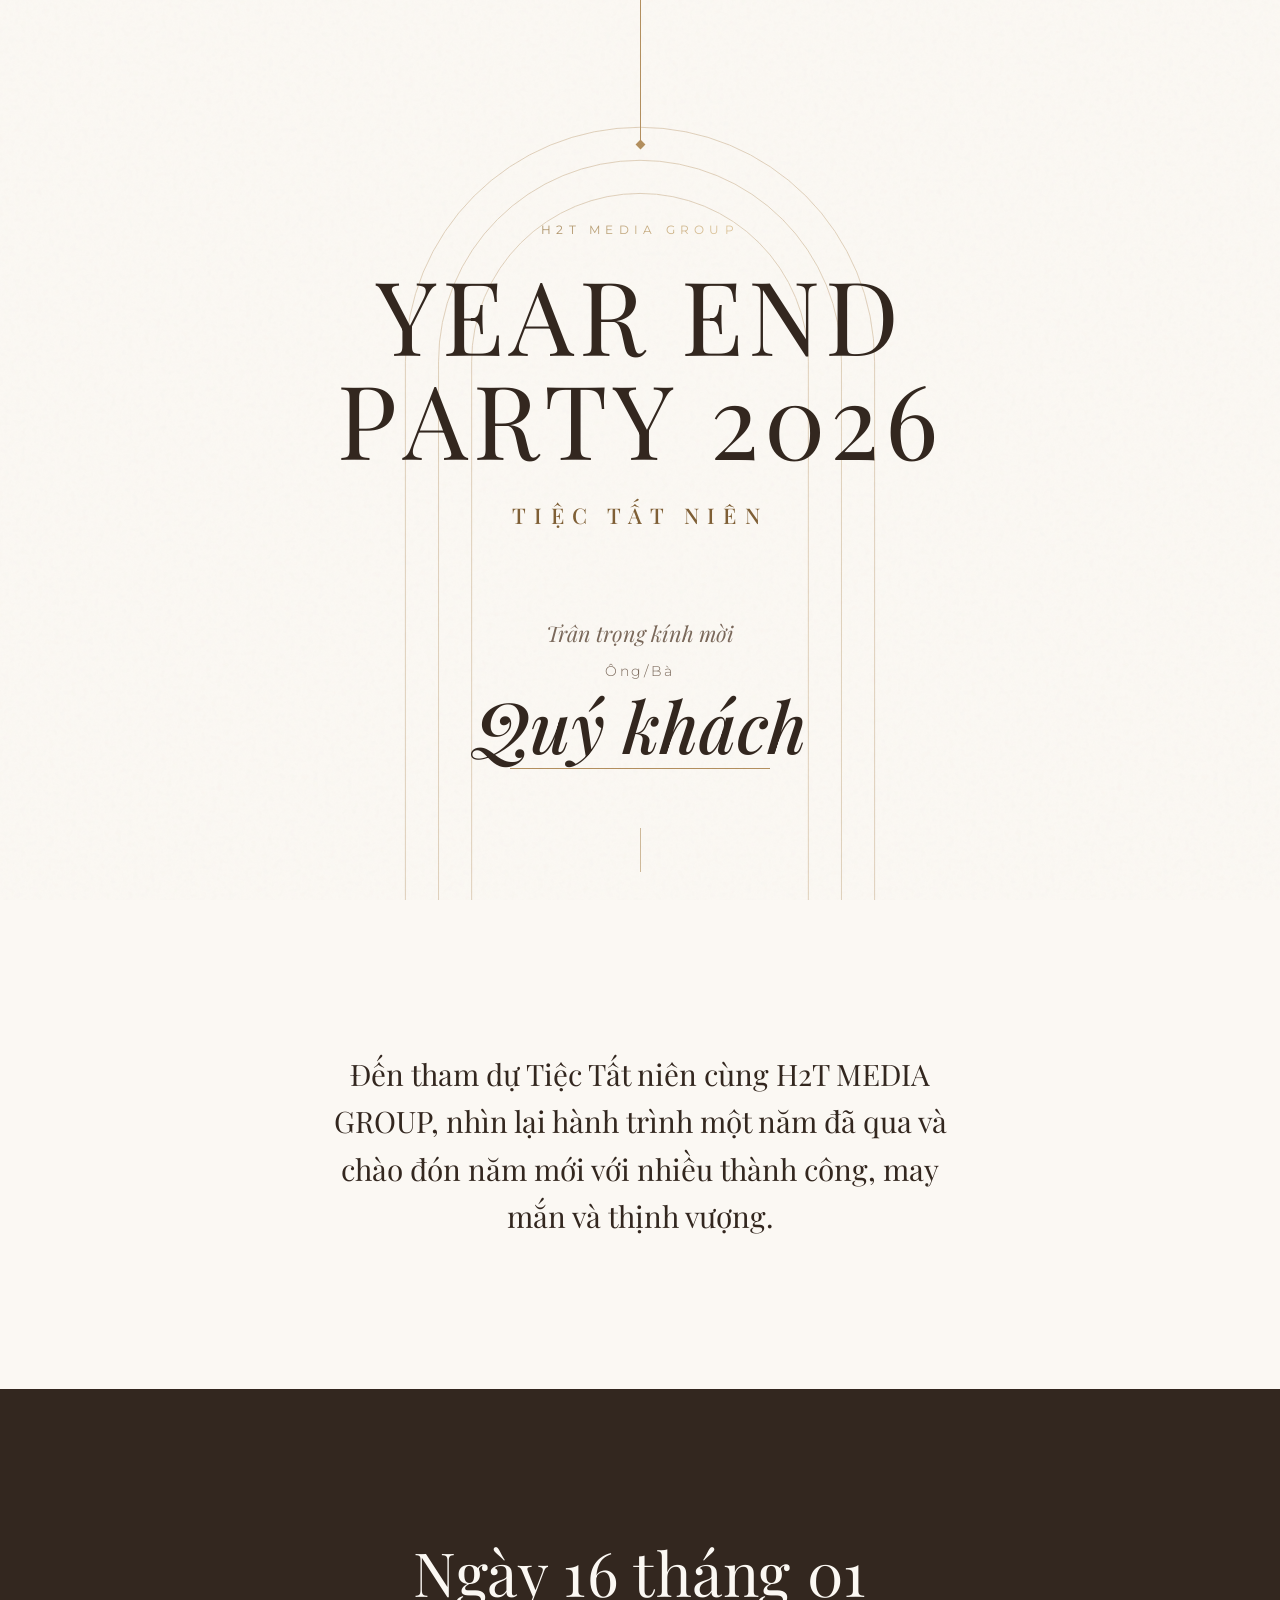
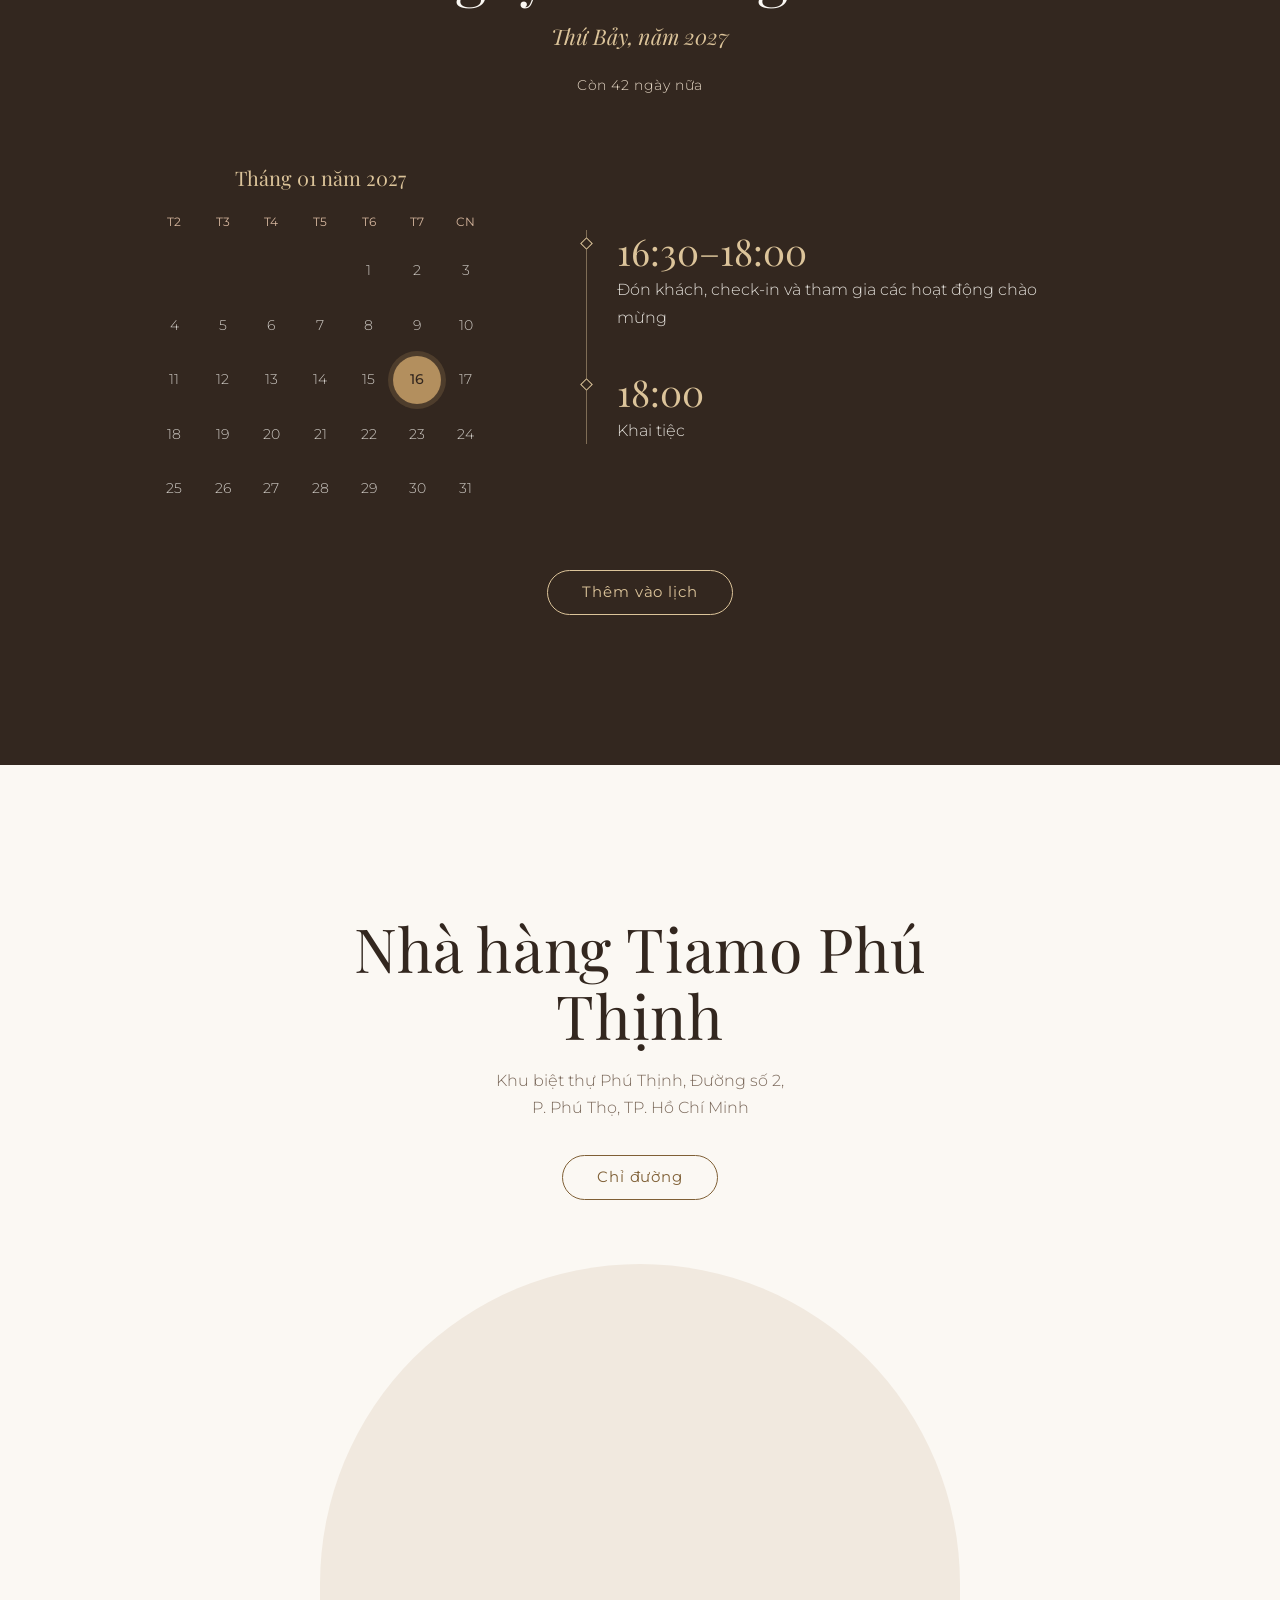
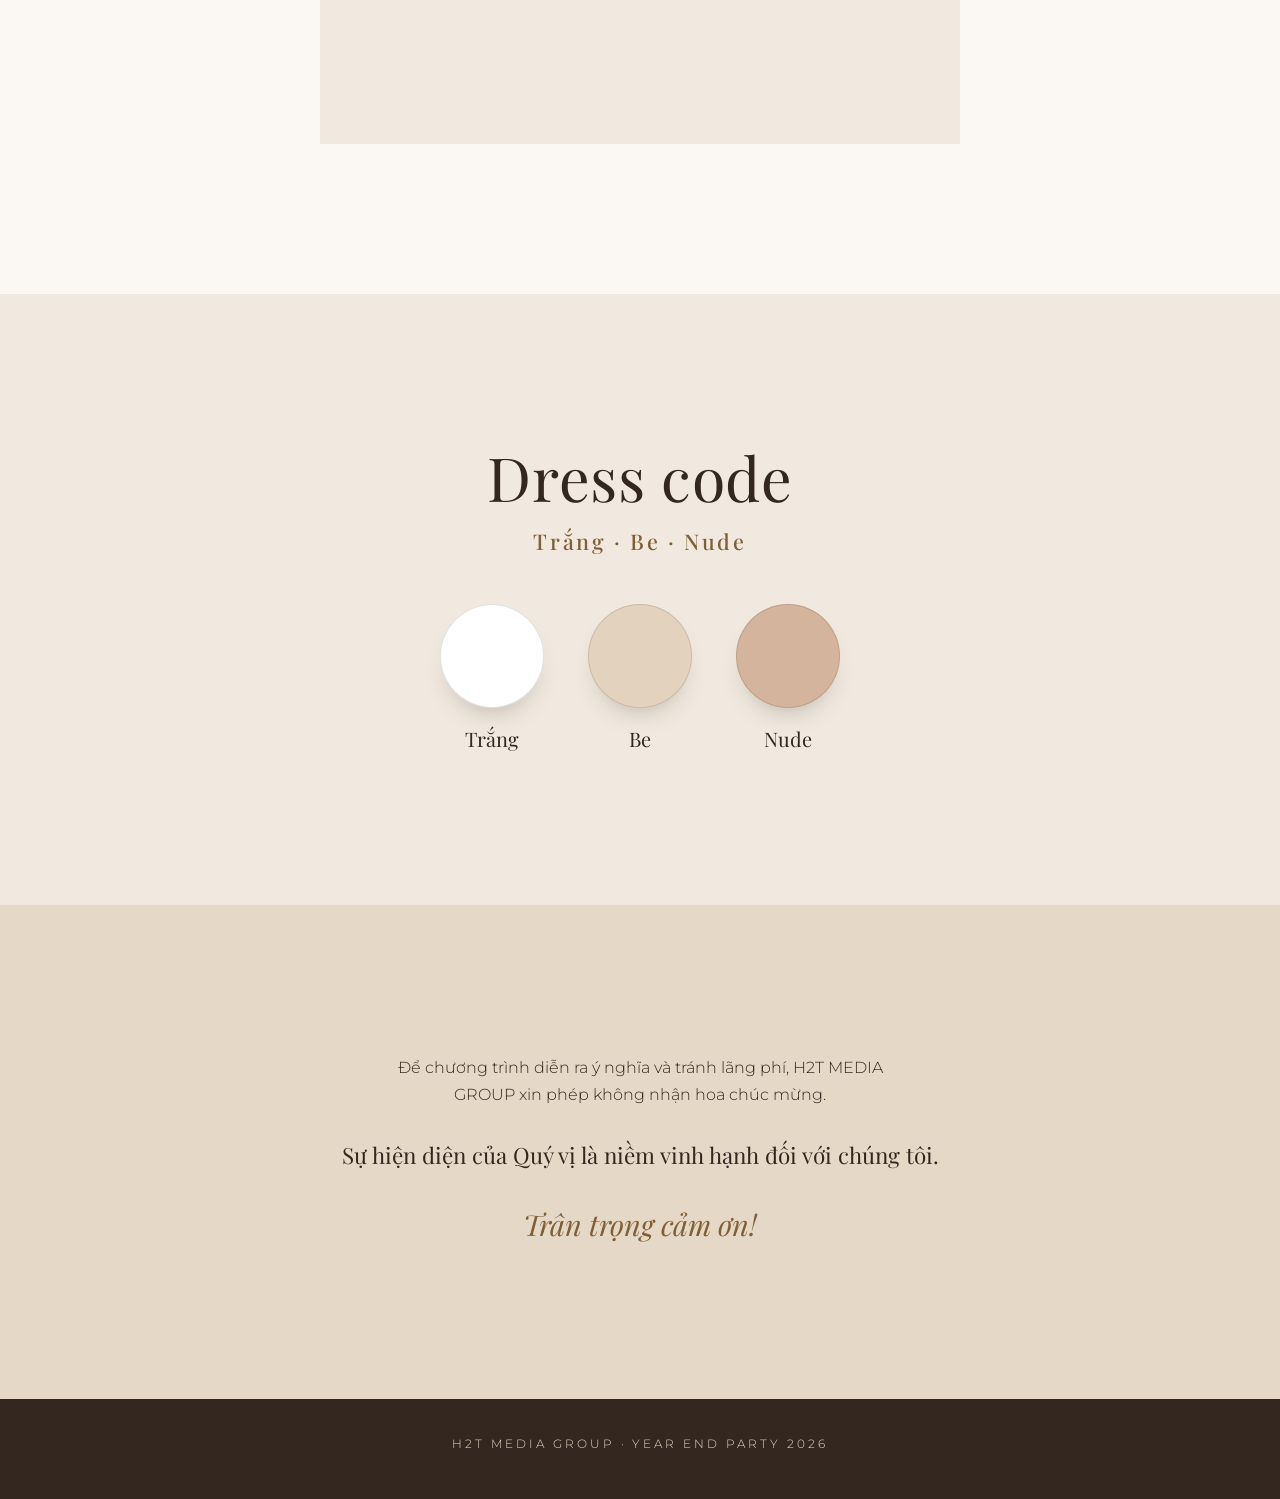
<file: index.html>
<!doctype html>
<html lang="vi">
<head>
  <meta charset="utf-8">
  <meta name="viewport" content="width=device-width, initial-scale=1, viewport-fit=cover">
  <title>Thư mời Tiệc Tất niên — H2T Media Group</title>
  <meta name="description" content="Thư mời tham dự Tiệc Tất niên H2T Media Group — Year End Party 2026.">
  <meta name="robots" content="noindex">
  <meta name="theme-color" content="#FBF8F3">
  <link rel="preconnect" href="https://fonts.googleapis.com">
  <link rel="preconnect" href="https://fonts.gstatic.com" crossorigin>
  <link href="https://fonts.googleapis.com/css2?family=Montserrat:ital,wght@0,300;0,400;0,500;1,300;1,400&family=Playfair+Display:ital,wght@0,400;0,500;0,600;1,400;1,500&display=swap" rel="stylesheet">
  <link rel="stylesheet" href="css/style.css">
</head>
<body>
  <main id="app" aria-live="polite"></main>
  <dialog id="lightbox" aria-label="Xem ảnh"><img alt=""><button type="button" aria-label="Đóng">×</button></dialog>
  <dialog id="video-dialog" aria-label="Xem video"><div id="video-dialog-inner"></div><button type="button" aria-label="Đóng">×</button></dialog>

  <script src="js/data.js"></script>
  <script src="js/store.js"></script>
  <script src="js/invite.js"></script>
</body>
</html>
</file>
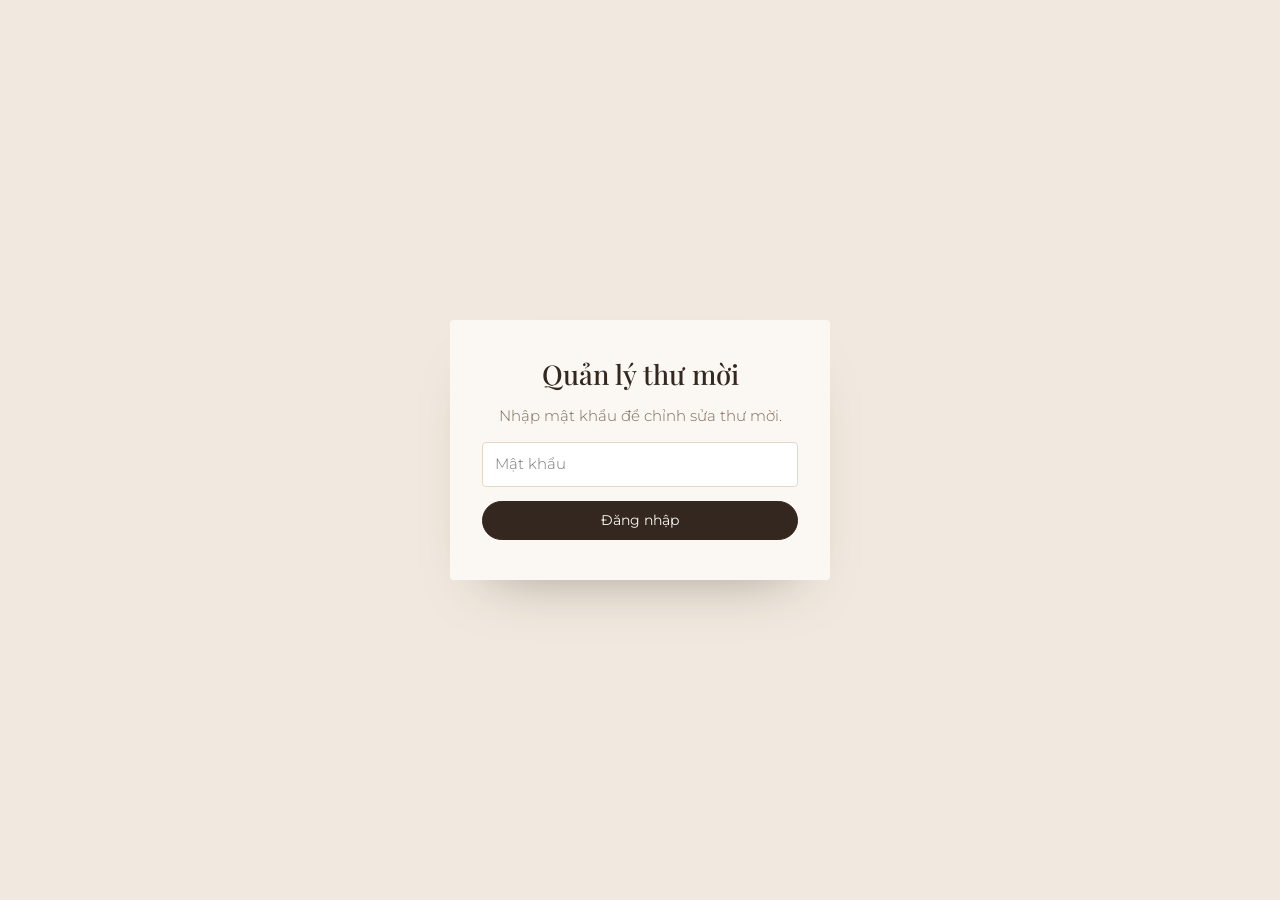
<file: admin.html>
<!doctype html>
<html lang="vi">
<head>
  <meta charset="utf-8">
  <meta name="viewport" content="width=device-width, initial-scale=1">
  <title>Quản lý thư mời — H2T Media Group</title>
  <meta name="robots" content="noindex, nofollow">
  <link rel="preconnect" href="https://fonts.googleapis.com">
  <link rel="preconnect" href="https://fonts.gstatic.com" crossorigin>
  <link href="https://fonts.googleapis.com/css2?family=Montserrat:ital,wght@0,300;0,400;0,500;1,300;1,400&family=Playfair+Display:ital,wght@0,400;0,500;0,600;1,400;1,500&display=swap" rel="stylesheet">
  <link rel="stylesheet" href="css/admin.css">
</head>
<body>

<!-- Khóa đăng nhập đơn giản (chỉ để chặn người xem tò mò, không phải bảo mật thật) -->
<div id="gate" class="gate" hidden>
  <div class="gate-box">
    <h1>Quản lý thư mời</h1>
    <p>Nhập mật khẩu để chỉnh sửa thư mời.</p>
    <input id="gate-pass" type="password" placeholder="Mật khẩu" autocomplete="current-password">
    <button id="gate-btn" class="btn btn--solid" type="button">Đăng nhập</button>
    <p id="gate-err" class="err" hidden>Mật khẩu chưa đúng. Thử lại nhé.</p>
  </div>
</div>

<div id="admin" hidden>
  <header class="bar">
    <div>
      <h1>Quản lý thư mời</h1>
      <p id="status" class="status" role="status">Đã tải dữ liệu</p>
    </div>
    <div class="bar-actions">
      <a class="btn" href="index.html" target="_blank" rel="noopener">Mở thư mời</a>
      <button class="btn" id="btn-export" type="button">Tải data.js</button>
      <label class="btn">Nhập dữ liệu<input id="file-import" type="file" accept=".js,.json" hidden></label>
      <button class="btn btn--ghost" id="btn-reset" type="button">Khôi phục mặc định</button>
    </div>
  </header>

  <div class="layout">
    <form class="panel" id="form" onsubmit="return false" autocomplete="off">

      <section class="card">
        <h2>Màu sắc &amp; Giao diện</h2>
        <label>Bộ màu có sẵn</label>
        <div id="theme-presets" class="row row--btn" style="margin-bottom: 8px;"></div>
        
        <p class="hint">Các vai trò màu (Tự động tính độ tương phản)</p>
        <div id="theme-colors" class="list"></div>
        <div id="contrast-warning" class="err" hidden style="margin-top:4px;"></div>
        
        <label style="margin-top:12px">Nền phần Đầu trang (Hero)</label>
        <div class="row">
          <select id="hero-bg-type">
            <option value="color">Màu đơn</option>
            <option value="gradient2">Chuyển sắc 2 màu</option>
            <option value="gradient3">Chuyển sắc 3 màu</option>
          </select>
          <select id="hero-bg-dir" hidden>
            <option value="to bottom">Dọc (từ trên xuống)</option>
            <option value="to bottom right">Chéo (xuống góc phải)</option>
            <option value="circle at center">Tỏa tròn (từ giữa)</option>
          </select>
        </div>
        <div id="hero-bg-colors" class="row row--btn" style="margin-top:8px"></div>
        
        <p class="hint" style="margin-top:12px">Nền từng khối nội dung</p>
        <div id="section-bgs" class="list"></div>
        
        <div class="row row--btn" style="margin-top:16px">
          <button class="btn btn--small btn--ghost" type="button" id="btn-reset-theme">Hoàn tác về mặc định</button>
          <button class="btn btn--small" type="button" id="btn-save-theme">Lưu bộ màu này</button>
        </div>
        <div id="saved-themes" class="row row--btn" style="margin-top:8px"></div>
      </section>

      <section class="card">
        <h2>Clip giới thiệu</h2>
        <label class="check"><input type="checkbox" id="video-enabled"> Hiện clip trên thư mời</label>
        <div id="video-settings" hidden>
          <label>Nguồn clip<select id="video-source-type">
            <option value="youtube">Link YouTube / Vimeo</option>
            <option value="url">Đường dẫn tự do (URL / Thư mục media/)</option>
            <option value="drive">Link Google Drive</option>
            <option value="upload">Tải clip trực tiếp (File nhỏ)</option>
          </select></label>
          
          <div id="video-input-url">
            <label>Đường dẫn clip<input id="video-url" placeholder="https://... hoặc media/clip.mp4"></label>
            <p class="hint">Video nặng nên đưa lên YouTube/Vimeo (Không công khai). Hoặc tải file bằng FTP vào thư mục media/ rồi nhập media/ten-file.mp4.</p>
          </div>
          <div id="video-input-upload" hidden>
            <label class="btn btn--solid" style="display:inline-block; margin-top:8px; margin-bottom: 8px;">Tải clip từ máy tính<input type="file" id="video-file" accept="video/mp4,video/webm" hidden></label>
            <p class="hint">Lưu ý: Chỉ hỗ trợ video ngắn và cực nhẹ (< 4MB) do giới hạn lưu trữ của trình duyệt web (LocalStorage). Nếu lớn hơn, hãy dùng link YouTube.</p>
          </div>
          
          <div id="img-poster" class="imgfield"></div>
          
          <div class="row">
            <label>Tiêu đề ngắn<input id="video-title" placeholder="Không bắt buộc"></label>
            <label>Chú thích<input id="video-caption" placeholder="Không bắt buộc"></label>
          </div>
          
          <div class="row row--btn">
            <label class="check"><input type="checkbox" id="video-autoplay"> Tự phát (Tắt tiếng)</label>
            <label class="check"><input type="checkbox" id="video-loop"> Lặp lại</label>
            <label class="check"><input type="checkbox" id="video-controls"> Hiện nút điều khiển</label>
          </div>
          
          <label style="margin-top: 12px">Vị trí hiển thị
            <select id="video-position">
              <option value="hero">Nền phần Đầu trang (Hero)</option>
              <option value="slot-0">Dưới tên khách</option>
              <option value="slot-1">Dưới phần Lời mời</option>
              <option value="slot-2">Dưới phần Thời gian</option>
              <option value="slot-3">Dưới phần Địa điểm</option>
              <option value="slot-4">Dưới phần Dress code</option>
              <option value="slot-5">Dưới phần Hình ảnh</option>
              <option value="slot-6">Dưới phần Cảm ơn (Cuối trang)</option>
              <option value="floating">Nút tròn nổi ở góc màn hình</option>
            </select>
          </label>
          
          <div class="row" id="video-frame-opts">
            <label>Kiểu khung<select id="video-frame-style">
              <option value="arch">Khung vòm</option>
              <option value="round">Chữ nhật bo góc nhẹ</option>
              <option value="full">Toàn chiều rộng</option>
            </select></label>
            <label>Tỉ lệ<select id="video-aspect-ratio">
              <option value="16:9">16:9 (Ngang)</option>
              <option value="9:16">9:16 (Dọc)</option>
              <option value="1:1">1:1 (Vuông)</option>
            </select></label>
            <label>Căn lề (PC)<select id="video-align">
              <option value="center">Giữa (Mặc định)</option>
              <option value="left">Trái (Chữ cuộn bên phải)</option>
              <option value="right">Phải (Chữ cuộn bên trái)</option>
            </select></label>
          </div>
        </div>
      </section>

      <section class="card">
        <h2>Thông tin chung</h2>
        <label>Tên đơn vị<input data-k="brand"></label>
        <label>Tên sự kiện<input data-k="eventName"></label>
        <label>Tiêu đề phụ<input data-k="subtitle"></label>
        <label>Câu mời<input data-k="inviteLabel"></label>
        <div class="row">
          <label>Xưng hô trước tên khách<input data-k="guestPrefix"></label>
          <label>Tên hiển thị khi không có tên khách<input data-k="defaultGuest"></label>
        </div>
        <label>Lời mời<textarea data-k="intro" rows="4"></textarea></label>
      </section>

      <section class="card">
        <h2>Thời gian và lịch trình</h2>
        <div class="row row--3">
          <label>Ngày<input type="date" data-k="date"></label>
          <label>Giờ bắt đầu (cho lịch)<input type="time" data-k="timeStart"></label>
          <label>Giờ kết thúc (cho lịch)<input type="time" data-k="timeEnd"></label>
        </div>
        <p class="hint">Các mốc giờ hiển thị trên thư mời:</p>
        <div id="schedule" class="list"></div>
        <button class="btn btn--small" type="button" id="add-schedule">Thêm mốc giờ</button>
      </section>

      <section class="card">
        <h2>Địa điểm</h2>
        <label>Tên địa điểm<input data-k="venue"></label>
        <label>Địa chỉ<textarea data-k="address" rows="2"></textarea></label>
        <label>Từ khóa tìm trên Google Maps<input data-k="mapQuery"></label>
        <label class="check"><input type="checkbox" data-k="showMap"> Hiện bản đồ trên thư mời</label>
      </section>

      <section class="card">
        <h2>Dress code</h2>
        <label>Tiêu đề<input data-k="dressTitle"></label>
        <div id="colors" class="list"></div>
        <button class="btn btn--small" type="button" id="add-color">Thêm màu</button>
        <label>Ghi chú thêm (không bắt buộc)<textarea data-k="dressNote" rows="2"></textarea></label>
      </section>

      <section class="card">
        <h2>Hình ảnh</h2>
        <div id="img-cover" class="imgfield"></div>
        <div id="img-intro" class="imgfield"></div>
        <p class="hint">Thư viện ảnh</p>
        <div id="gallery" class="thumbs"></div>
        <div class="row row--btn">
          <label class="btn btn--small">Tải ảnh lên<input id="gallery-file" type="file" accept="image/*" multiple hidden></label>
          <input id="gallery-url" placeholder="hoặc dán đường dẫn ảnh, ví dụ images/anh1.jpg">
          <button class="btn btn--small" type="button" id="gallery-url-btn">Thêm</button>
        </div>
        <p class="hint">Ảnh tải lên được nén và lưu trong trình duyệt này. Muốn chia sẻ cho mọi khách: chép ảnh vào thư mục <code>images/</code> rồi dùng đường dẫn.</p>
      </section>

      <section class="card">
        <h2>Lưu ý và lời cảm ơn</h2>
        <label>Lưu ý<textarea data-k="note" rows="3"></textarea></label>
        <label>Lời cảm ơn<textarea data-k="thanks" rows="2"></textarea></label>
        <label>Câu kết<input data-k="closing"></label>
        <div class="row">
          <label>Chữ trên nút xác nhận<input data-k="rsvpLabel"></label>
          <label>Link xác nhận (Zalo, Google Form…) — để trống nếu không dùng<input data-k="rsvpLink" placeholder="https://"></label>
        </div>
      </section>

      <section class="card">
        <h2>Tạo link cho từng khách</h2>
        <p class="hint">Mỗi dòng một tên khách. Link sẽ hiển thị đúng tên đó trên thư mời.</p>
        <textarea id="guests" rows="5" placeholder="Nguyễn Văn A&#10;Trần Thị B"></textarea>
        <div class="row row--btn">
          <button class="btn btn--small" type="button" id="make-links">Tạo link</button>
          <button class="btn btn--small btn--ghost" type="button" id="copy-all">Sao chép tất cả</button>
        </div>
        <ul id="links" class="links"></ul>
      </section>
    </form>

    <aside class="preview">
      <div class="preview-head">
        <span>Xem trước</span>
        <button class="btn btn--small" type="button" id="replay">Phát lại hiệu ứng</button>
      </div>
      <iframe id="preview" title="Xem trước thư mời" src="index.html?preview=1&to=Nguy%E1%BB%85n%20V%C4%83n%20A"></iframe>
    </aside>
  </div>
</div>

<script src="js/data.js"></script>
<script src="js/store.js"></script>
<script src="js/admin.js"></script>
</body>
</html>
</file>
<file: css/style.css>
/* ============================================================
   H2T Year End Party 2026 — thư mời
   Tone màu bám theo dress code: Trắng · Be · Nude
   ============================================================ */
:root {
  --pearl: #FBF8F3;      /* trắng ngọc trai */
  --linen: #F1E9DF;      /* be nhạt */
  --sand: #E6D8C6;       /* be đậm */
  --nude: #D4B49C;       /* nude */
  --taupe: #7A685A;      /* chữ phụ */
  --cocoa: #33271F;      /* nâu cacao, chữ chính + nền tương phản */
  --gold: #B38F5E;       /* champagne cho đường kẻ, nền tối */
  --gold-ink: #7F5F35;   /* champagne đậm cho chữ trên nền sáng */
  --gold-soft: #DCC49A;  /* champagne sáng cho chữ trên nền tối */
  --serif: 'Playfair Display', 'Times New Roman', serif;
  --sans: 'Montserrat', system-ui, -apple-system, 'Segoe UI', sans-serif;
  --ease: cubic-bezier(.22, 1, .36, 1);
}

*, *::before, *::after { box-sizing: border-box; }
html { scroll-behavior: smooth; -webkit-text-size-adjust: 100%; }
body {
  margin: 0; background: var(--pearl); color: var(--cocoa);
  font-family: var(--sans); font-weight: 300; line-height: 1.7; font-size: 16px;
  -webkit-font-smoothing: antialiased; overflow-x: hidden;
}
img { max-width: 100%; display: block; }
a { color: inherit; }
:focus-visible { outline: 2px solid var(--gold); outline-offset: 3px; }

/* Hiệu ứng giấy nhám (Premium Paper Texture) */
body::before {
  content: ''; position: fixed; inset: 0; z-index: 100; pointer-events: none;
  background-image: url("data:image/svg+xml,%3Csvg viewBox='0 0 200 200' xmlns='http://www.w3.org/2000/svg'%3E%3Cfilter id='n'%3E%3CfeTurbulence type='fractalNoise' baseFrequency='0.8' numOctaves='3' stitchTiles='stitch'/%3E%3C/filter%3E%3Crect width='100%25' height='100%25' filter='url(%23n)' opacity='0.04'/%3E%3C/svg%3E");
  mix-blend-mode: multiply; opacity: 0.8;
}

/* ---------- HERO ---------- */
.hero {
  position: relative; min-height: 100svh; display: grid; place-items: center;
  padding: clamp(150px, 22vh, 220px) 24px 110px; text-align: center; overflow: hidden;
  background: radial-gradient(120% 80% at 50% 0%, #fff 0%, var(--pearl) 45%, var(--linen) 100%);
}
.hero.has-cover::before {
  content: ''; position: absolute; inset: 0; background: var(--cover) center/cover no-repeat; opacity: .28;
}
.hero.has-cover::after {
  content: ''; position: absolute; inset: 0;
  background: linear-gradient(180deg, rgba(251,248,243,.78), rgba(251,248,243,.55) 50%, rgba(241,233,223,.9));
}
.arches {
  position: absolute; left: 50%; bottom: 0; transform: translateX(-50%);
  width: min(94vw, 640px); height: 92%; z-index: 1; fill: none;
  stroke: var(--gold); stroke-width: .7; opacity: .38;
  stroke-dasharray: 2000; stroke-dashoffset: 2000; animation: drawArch 3s var(--ease) .5s forwards;
}
@keyframes drawArch { to { stroke-dashoffset: 0; } }
.hero-inner { position: relative; z-index: 2; max-width: 880px; }

/* sợi chỉ champagne rủ từ trên xuống, treo cả bố cục */
.thread {
  position: absolute; z-index: 2; top: 0; left: 50%; width: 1px; height: clamp(84px, 16vh, 150px);
  background: linear-gradient(var(--gold), var(--gold));
  transform-origin: top; transform: scaleY(0); animation: thread 1.2s var(--ease) .1s forwards;
}
.thread::after {
  content: ''; position: absolute; left: -3px; bottom: -4px; width: 7px; height: 7px;
  background: var(--gold); transform: rotate(45deg) scale(0); animation: pop .5s var(--ease) 1.1s forwards;
}
@keyframes thread { to { transform: scaleY(1); } }
@keyframes pop { to { transform: rotate(45deg) scale(1); } }

.brand {
  margin: 0 0 22px; font-size: .78rem; letter-spacing: .42em; font-weight: 400; color: var(--gold-ink);
  background: linear-gradient(110deg, var(--gold-ink) 10%, #DCC49A 30%, var(--gold-ink) 50%);
  background-size: 200% auto; -webkit-background-clip: text; color: transparent; animation: foil 4s linear infinite;
}
@keyframes foil { to { background-position: -200% center; } }
.event {
  margin: 0; font-family: var(--serif); font-weight: 300; line-height: 1.02;
  font-size: clamp(2.7rem, 10.5vw, 6.4rem); letter-spacing: .05em; color: var(--cocoa);
}
.subtitle {
  margin: 26px 0 0; font-family: var(--serif); font-weight: 500;
  font-size: clamp(1rem, 3.2vw, 1.35rem); letter-spacing: .38em; color: var(--gold-ink);
}
.invite-label {
  margin: clamp(48px, 9vh, 84px) 0 6px; font-family: var(--serif); font-style: italic;
  font-size: clamp(1.1rem, 3vw, 1.35rem); color: var(--taupe);
}
.guest { display: inline-flex; flex-direction: column; align-items: center; gap: 2px; }
.guest-prefix { font-size: .85rem; letter-spacing: .2em; color: var(--taupe); }
.guest-name {
  font-family: var(--serif); font-style: italic; font-weight: 500; line-height: 1.15;
  font-size: clamp(2.3rem, 8.5vw, 4.4rem); color: var(--cocoa); padding: 0 .1em;
}
.guest-rule {
  display: block; height: 1px; width: min(260px, 60vw); background: var(--gold);
  transform: scaleX(0); animation: rule 1.2s var(--ease) 4.3s forwards;
}
@keyframes rule { to { transform: scaleX(1); } }

/* thả chữ từ trên xuống */
.w { display: inline-block; white-space: nowrap; }
.ch {
  display: inline-block; opacity: 0; transform: translateY(-1.2em) scale(0.95); filter: blur(6px);
  animation: drop 1.1s cubic-bezier(.3, 1.25, .5, 1) forwards;
  animation-delay: calc(var(--base, 0s) + var(--i) * 55ms);
}
@keyframes drop { 
  to { opacity: 1; transform: none; filter: blur(0); } 
}
.fade { opacity: 0; animation: fadeIn 1.1s ease forwards; animation-delay: var(--d, 0s); }
@keyframes fadeIn { to { opacity: 1; } }

.scroll-cue {
  position: absolute; z-index: 2; left: 50%; bottom: 28px; width: 24px; height: 44px; translate: -50% 0;
}
.scroll-cue i {
  position: absolute; left: 50%; top: 0; width: 1px; height: 100%; background: var(--gold); opacity: .6;
  transform-origin: top; animation: cue 2.2s ease-in-out infinite;
}
@keyframes cue { 0% { transform: scaleY(0); } 60% { transform: scaleY(1); opacity: .6; } 100% { transform: scaleY(1); opacity: 0; } }

/* ---------- KHỐI NỘI DUNG CHUNG ---------- */
.sec { padding: clamp(80px, 13vw, 150px) 24px; }
.sec--pearl { background: var(--pearl); }
.sec--linen { background: var(--linen); }
.sec--sand { background: var(--sand); }
.sec--cocoa { background: var(--cocoa); color: var(--pearl); }
.wrap { max-width: 980px; margin: 0 auto; }
.wrap--s { max-width: 640px; }
.center { text-align: center; }

.reveal { 
  opacity: 0; transform: translateY(35px) scale(0.96) rotateX(-4deg); 
  transform-origin: top center; transition: opacity 1.2s ease, transform 1.2s cubic-bezier(0.16, 1, 0.3, 1);
  will-change: transform, opacity;
}
.reveal.in { opacity: 1; transform: none; }

.h2 {
  margin: 0; font-family: var(--serif); font-weight: 400; line-height: 1.1;
  font-size: clamp(2.2rem, 7vw, 3.8rem); color: var(--pearl); letter-spacing: .01em;
}
.h2--dark { color: var(--cocoa); }
.sub { margin: 12px 0 0; font-family: var(--serif); font-size: 1.35rem; font-style: italic; color: var(--gold-soft); }
.sub--dark { color: var(--gold-ink); letter-spacing: .12em; font-style: normal; font-weight: 500; }
.count { margin: 18px 0 0; font-size: .9rem; color: var(--sand); letter-spacing: .04em; }
.small { margin: 28px auto 0; font-size: .92rem; color: var(--taupe); max-width: 46ch; }

.lead { margin: 0; font-family: var(--serif); font-size: clamp(1.35rem, 3.6vw, 1.85rem); line-height: 1.6; font-weight: 400; }
.lead--sm { font-size: clamp(1.15rem, 3vw, 1.4rem); margin-top: 30px; }

.arch-photo { margin: 0 auto 56px; width: min(320px, 78vw); aspect-ratio: 3 / 4; border-radius: 999px 999px 0 0; overflow: hidden; background: var(--linen); }
.arch-photo img { width: 100%; height: 100%; object-fit: cover; transform: scale(1.15); transition: transform 2.5s cubic-bezier(0.16, 1, 0.3, 1); }
.reveal.in .arch-photo img { transform: scale(1); }

/* ---------- LỊCH + LỊCH TRÌNH ---------- */
.when-grid { display: grid; gap: 56px; margin: 64px 0 56px; }
@media (min-width: 820px) { .when-grid { grid-template-columns: minmax(0, 340px) 1fr; gap: 96px; align-items: center; } }
.cal { width: 100%; max-width: 340px; margin: 0 auto; }
.cal-title { margin: 0 0 18px; text-align: center; font-family: var(--serif); font-size: 1.25rem; color: var(--gold-soft); }
.cal-grid { display: grid; grid-template-columns: repeat(7, 1fr); gap: 6px 0; text-align: center; font-size: .86rem; }
.cal-grid b { font-weight: 400; color: var(--nude); font-size: .72rem; padding-bottom: 8px; }
.cal-grid span { display: grid; place-items: center; aspect-ratio: 1; color: rgba(251,248,243,.78); }
.cal-grid span.on {
  background: var(--gold); color: var(--cocoa); font-weight: 500; border-radius: 50%;
  box-shadow: 0 0 0 5px rgba(179,143,94,.22);
}
.timeline { list-style: none; margin: 0; padding: 0 0 0 30px; border-left: 1px solid rgba(220,196,154,.45); display: grid; gap: 40px; }
.timeline li { position: relative; display: grid; gap: 4px; }
.timeline li::before {
  content: ''; position: absolute; left: -35.5px; top: .55em; width: 9px; height: 9px;
  background: var(--cocoa); border: 1px solid var(--gold-soft); transform: rotate(45deg);
}
.t-time { font-family: var(--serif); font-size: clamp(1.7rem, 4.5vw, 2.3rem); line-height: 1.15; color: var(--gold-soft); }
.t-text { color: rgba(251,248,243,.88); max-width: 40ch; }

/* ---------- NÚT ---------- */
.btn {
  position: relative; overflow: hidden; display: inline-block; padding: 14px 34px; 
  border: 1px solid var(--gold-ink); border-radius: 999px; background: transparent; 
  color: var(--gold-ink); font: 400 .92rem/1 var(--sans); letter-spacing: .06em;
  text-decoration: none; cursor: pointer; transition: all .4s cubic-bezier(0.16, 1, 0.3, 1);
}
.btn::after {
  content: ''; position: absolute; top: 0; left: -100%; width: 50%; height: 100%;
  background: linear-gradient(90deg, transparent, rgba(255,255,255,0.35), transparent);
  transform: skewX(-20deg); transition: 0s;
}
.btn:hover { background: var(--gold-ink); color: var(--pearl); transform: translateY(-3px); box-shadow: 0 8px 24px rgba(127,95,53,.25); }
.btn:hover::after { left: 200%; transition: left .7s ease; }

.btn--on-dark { border-color: var(--gold-soft); color: var(--gold-soft); }
.btn--on-dark:hover { background: var(--gold-soft); color: var(--cocoa); box-shadow: 0 8px 24px rgba(220,196,154,.25); }
.btn--solid { background: var(--cocoa); border-color: var(--cocoa); color: var(--pearl); margin-top: 38px; }
.btn--solid::after { background: linear-gradient(90deg, transparent, rgba(255,255,255,0.15), transparent); }
.btn--solid:hover { background: transparent; color: var(--cocoa); border-color: var(--cocoa); box-shadow: 0 8px 24px rgba(51,39,31,.15); }

/* ---------- ĐỊA ĐIỂM ---------- */
.address { margin: 18px 0 34px; font-style: normal; color: var(--taupe); }
.map { margin-top: 56px; border-radius: 999px 999px 0 0; overflow: hidden; aspect-ratio: 4 / 3; background: var(--linen); }
.map iframe { width: 100%; height: 100%; border: 0; filter: sepia(.35) saturate(.7) contrast(.95); }

/* ---------- DRESS CODE ---------- */
.swatches { list-style: none; margin: 44px 0 0; padding: 0; display: flex; justify-content: center; gap: clamp(20px, 6vw, 44px); flex-wrap: wrap; }
.swatches li { display: grid; gap: 14px; justify-items: center; font-family: var(--serif); font-size: 1.25rem; }
.swatches i {
  display: block; width: clamp(78px, 22vw, 104px); aspect-ratio: 1; border-radius: 50%; background: var(--c);
  box-shadow: inset 0 0 0 1px rgba(51,39,31,.14), 0 14px 28px -16px rgba(51,39,31,.4);
}

/* ---------- GALLERY ---------- */
.gallery { columns: 2 180px; column-gap: 14px; }
@media (min-width: 760px) { .gallery { columns: 3 220px; } }
.g-item { display: block; width: 100%; margin: 0 0 14px; padding: 0; border: 0; background: var(--linen); cursor: zoom-in; break-inside: avoid; overflow: hidden; }
.g-item img { width: 100%; height: auto; transition: transform .8s var(--ease); }
.g-item:hover img { transform: scale(1.03); }
#lightbox { border: 0; padding: 0; background: transparent; max-width: 94vw; max-height: 94vh; overflow: visible; }
#lightbox::backdrop { background: rgba(51,39,31,.86); }
#lightbox img { max-width: 94vw; max-height: 90vh; margin: auto; }
#lightbox button { position: absolute; top: -40px; right: 0; background: none; border: 0; color: #fff; font-size: 2rem; cursor: pointer; line-height: 1; }

/* ---------- LƯU Ý + CẢM ƠN ---------- */
.note { margin: 0; font-size: .98rem; color: var(--cocoa); max-width: 48ch; margin-inline: auto; }
.closing { margin: 26px 0 0; font-family: var(--serif); font-style: italic; font-size: 1.8rem; color: var(--gold-ink); }
.foot { padding: 34px 24px 44px; text-align: center; background: var(--cocoa); color: var(--sand); font-size: .78rem; letter-spacing: .24em; }
.foot p { margin: 0; }

/* ---------- VIDEO ---------- */
.v-slot { width: 100%; display: flex; flex-direction: column; align-items: center; justify-content: center; margin: 40px auto; }
@media (min-width: 900px) {
  .v-align-left { float: left; width: 45%; margin: 0 4% 40px 0 !important; }
  .v-align-right { float: right; width: 45%; margin: 0 0 40px 4% !important; }
  .v-align-left .v-wrap, .v-align-right .v-wrap { max-width: 100%; }
}
.v-wrap { position: relative; width: 100%; max-width: 800px; overflow: hidden; background: #000; display: grid; }
.v-wrap iframe, .v-wrap video { width: 100%; height: 100%; border: 0; position: absolute; inset: 0; }
.v-ratio-16-9 { aspect-ratio: 16 / 9; }
.v-ratio-9-16 { aspect-ratio: 9 / 16; max-width: 400px; margin-inline: auto; }
.v-ratio-1-1 { aspect-ratio: 1 / 1; max-width: 600px; margin-inline: auto; }
.v-arch { border-radius: 999px 999px 0 0; padding-bottom: 20px; }
.v-round { border-radius: 12px; }
.v-full { max-width: 100%; }

.v-hero { position: absolute; inset: 0; z-index: 0; overflow: hidden; }
.v-hero iframe, .v-hero video { width: 100%; height: 100%; object-fit: cover; pointer-events: none; opacity: 0.6; }

.v-floating { position: fixed; bottom: 24px; right: 24px; z-index: 90; width: 64px; height: 64px; border-radius: 50%; background: var(--gold); border: 2px solid var(--pearl); box-shadow: 0 4px 12px rgba(0,0,0,0.2); display: flex; align-items: center; justify-content: center; cursor: pointer; color: var(--pearl); animation: pulse 2s infinite; }
.v-floating svg { width: 24px; height: 24px; fill: currentColor; }
@keyframes pulse { 0% { box-shadow: 0 0 0 0 rgba(179,143,94,0.6); } 70% { box-shadow: 0 0 0 15px rgba(179,143,94,0); } 100% { box-shadow: 0 0 0 0 rgba(179,143,94,0); } }

.v-text { text-align: center; margin-top: 16px; }
.v-title { font-family: var(--serif); font-size: 1.4rem; color: var(--cocoa); margin: 0; }
.v-cap { font-size: 0.9rem; color: var(--taupe); margin: 4px 0 0; }

#video-dialog { padding: 0; background: transparent; border: 0; max-width: 100vw; max-height: 100vh; overflow: visible; width: 100%; }
#video-dialog::backdrop { background: rgba(0,0,0,0.9); }
#video-dialog .v-wrap { max-width: 1200px; margin: auto; border-radius: 8px; }
#video-dialog button { position: absolute; top: -40px; right: 0; background: none; border: 0; color: #fff; font-size: 2rem; cursor: pointer; line-height: 1; z-index: 10; }

/* ---------- ƯU TIÊN GIẢM CHUYỂN ĐỘNG / CHẾ ĐỘ XEM TRƯỚC ---------- */
body.instant *, body.instant *::before, body.instant *::after { animation: none !important; transition: none !important; }
body.instant .ch, body.instant .fade { opacity: 1; transform: none; filter: none; }
body.instant .thread { transform: scaleY(1); }
body.instant .thread::after { transform: rotate(45deg) scale(1); }
body.instant .guest-rule { transform: scaleX(1); }
@media (prefers-reduced-motion: reduce) {
  html { scroll-behavior: auto; }
  *, *::before, *::after { animation: none !important; transition: none !important; }
  .ch, .fade, .reveal { opacity: 1; transform: none; filter: none; }
  .thread { transform: scaleY(1); }
  .thread::after { transform: rotate(45deg) scale(1); }
  .guest-rule { transform: scaleX(1); }
  .scroll-cue { display: none; }
}
</file>
<file: css/admin.css>
:root {
  --pearl: #FBF8F3; --linen: #F1E9DF; --sand: #E6D8C6; --cocoa: #33271F; --taupe: #7A685A;
  --gold: #B38F5E; --gold-ink: #7F5F35;
  --serif: 'Playfair Display', serif;
  --sans: 'Montserrat', system-ui, sans-serif;
}
* { box-sizing: border-box; }
body { margin: 0; background: var(--linen); color: var(--cocoa); font: 300 15px/1.6 var(--sans); }
[hidden] { display: none !important; }
h1, h2 { font-family: var(--serif); font-weight: 500; margin: 0; }
h1 { font-size: 1.7rem; line-height: 1.1; }
h2 { font-size: 1.4rem; margin-bottom: 16px; }
code { background: var(--linen); padding: 1px 6px; border-radius: 4px; font-size: .85em; }
:focus-visible { outline: 2px solid var(--gold); outline-offset: 2px; }

.btn {
  display: inline-block; padding: 10px 20px; border: 1px solid var(--gold-ink); border-radius: 999px;
  background: transparent; color: var(--gold-ink); font: 400 .85rem/1.2 var(--sans); cursor: pointer; text-decoration: none; text-align: center;
  transition: background .25s, color .25s;
}
.btn:hover { background: var(--gold-ink); color: var(--pearl); }
.btn--solid { background: var(--cocoa); border-color: var(--cocoa); color: var(--pearl); }
.btn--solid:hover { background: var(--gold-ink); border-color: var(--gold-ink); }
.btn--ghost { border-color: transparent; text-decoration: underline; text-underline-offset: 3px; }
.btn--small { padding: 8px 16px; font-size: .8rem; }

/* đăng nhập */
.gate { min-height: 100svh; display: grid; place-items: center; padding: 24px; }
.gate-box { width: min(380px, 100%); background: var(--pearl); padding: 40px 32px; border-radius: 4px; display: grid; gap: 14px; text-align: center; box-shadow: 0 30px 60px -40px rgba(51,39,31,.5); }
.gate-box p { margin: 0; color: var(--taupe); }
.err { color: #9b3b2e; font-size: .88rem; }

/* thanh trên */
.bar { position: sticky; top: 0; z-index: 5; display: flex; justify-content: space-between; align-items: center; gap: 16px; flex-wrap: wrap; padding: 14px 24px; background: var(--pearl); border-bottom: 1px solid var(--sand); }
.bar-actions { display: flex; gap: 8px; flex-wrap: wrap; align-items: center; }
.status { margin: 2px 0 0; font-size: .8rem; color: var(--taupe); }
.status.bad { color: #9b3b2e; }

/* bố cục 2 cột: form + xem trước */
.layout { display: grid; gap: 24px; padding: 24px; max-width: 1500px; margin: 0 auto; }
@media (min-width: 1040px) { .layout { grid-template-columns: minmax(0, 1fr) 420px; align-items: start; } .preview { position: sticky; top: 92px; } }
.panel { display: grid; gap: 20px; }
.card { background: var(--pearl); padding: 24px; border-radius: 4px; display: grid; gap: 14px; }
.card h2 { margin-bottom: 2px; }
label { display: grid; gap: 6px; font-size: .82rem; color: var(--taupe); }
input, textarea, select {
  width: 100%; padding: 10px 12px; border: 1px solid var(--sand); border-radius: 4px; background: #fff;
  font: 300 .95rem/1.5 var(--sans); color: var(--cocoa);
}
input[type="color"] { padding: 2px; height: 40px; width: 52px; cursor: pointer; }
textarea { resize: vertical; }
.row { display: grid; gap: 12px; }
@media (min-width: 640px) { .row { grid-template-columns: 1fr 1fr; } .row--3 { grid-template-columns: 1fr 1fr 1fr; } }
.row--btn { display: flex; gap: 8px; align-items: center; flex-wrap: wrap; }
.row--btn input { flex: 1 1 200px; }
.check { display: flex; align-items: center; gap: 10px; color: var(--cocoa); font-size: .92rem; }
.check input { width: auto; }
.hint { margin: 0; font-size: .82rem; color: var(--taupe); }

.list { display: grid; gap: 8px; }
.item { display: grid; grid-template-columns: 130px 1fr auto; gap: 8px; align-items: center; }
.item--color { grid-template-columns: auto 1fr auto; }
.x { width: 36px; height: 36px; border: 1px solid var(--sand); background: #fff; border-radius: 50%; cursor: pointer; color: var(--taupe); font-size: 1.1rem; line-height: 1; }
.x:hover { background: #9b3b2e; color: #fff; border-color: #9b3b2e; }

.imgfield { display: grid; grid-template-columns: 86px 1fr; gap: 14px; align-items: center; padding: 12px; border: 1px dashed var(--sand); border-radius: 4px; }
.imgfield .ph { width: 86px; aspect-ratio: 1; background: var(--linen) center/cover no-repeat; border-radius: 4px; }
.imgfield strong { display: block; font-weight: 500; font-size: .9rem; }
.imgfield .acts { display: flex; gap: 6px; flex-wrap: wrap; margin-top: 8px; }
.thumbs { display: grid; grid-template-columns: repeat(auto-fill, minmax(92px, 1fr)); gap: 10px; }
.thumb { position: relative; aspect-ratio: 1; background: var(--linen) center/cover no-repeat; border-radius: 4px; }
.thumb .x { position: absolute; top: 4px; right: 4px; width: 26px; height: 26px; font-size: .9rem; }

.links { list-style: none; margin: 0; padding: 0; display: grid; gap: 8px; }
.links li { display: grid; gap: 4px; padding: 10px 12px; background: #fff; border: 1px solid var(--sand); border-radius: 4px; }
.links b { font-weight: 500; }
.links span { font-size: .78rem; color: var(--taupe); word-break: break-all; }
.links button { justify-self: start; }

.preview { background: var(--pearl); border-radius: 4px; overflow: hidden; display: grid; grid-template-rows: auto 1fr; height: 78vh; min-height: 520px; }
.preview-head { display: flex; justify-content: space-between; align-items: center; padding: 10px 14px; border-bottom: 1px solid var(--sand); font-size: .85rem; }
.preview iframe { width: 100%; height: 100%; border: 0; background: #fff; }

/* Themes & minimap */
.swatch { width: 32px; height: 32px; border-radius: 50%; border: 1px solid var(--sand); cursor: pointer; padding: 0; box-shadow: inset 0 0 0 2px #fff; }
.swatch.active { outline: 2px solid var(--cocoa); outline-offset: 2px; }

.minimap { display: grid; gap: 4px; padding: 16px; background: #fafafa; border: 1px solid #ddd; border-radius: 8px; width: 100%; max-width: 200px; margin: 12px auto; }
.mm-block { background: var(--linen); height: 28px; border-radius: 4px; border: 1px solid var(--sand); display: flex; align-items: center; justify-content: center; font-size: 0.75rem; color: var(--taupe); }
.mm-slot { height: 12px; background: transparent; border: 1px dashed #ccc; border-radius: 2px; cursor: pointer; transition: all 0.2s; position: relative; }
.mm-slot:hover { background: #f0f0f0; border-color: var(--gold); }
.mm-slot.active { background: var(--gold); border-color: var(--gold); }
.mm-slot.active::after { content: 'Clip'; position: absolute; left: 100%; margin-left: 8px; top: -2px; font-size: 0.7rem; background: var(--gold); color: #fff; padding: 2px 6px; border-radius: 4px; pointer-events: none; }
</file>
